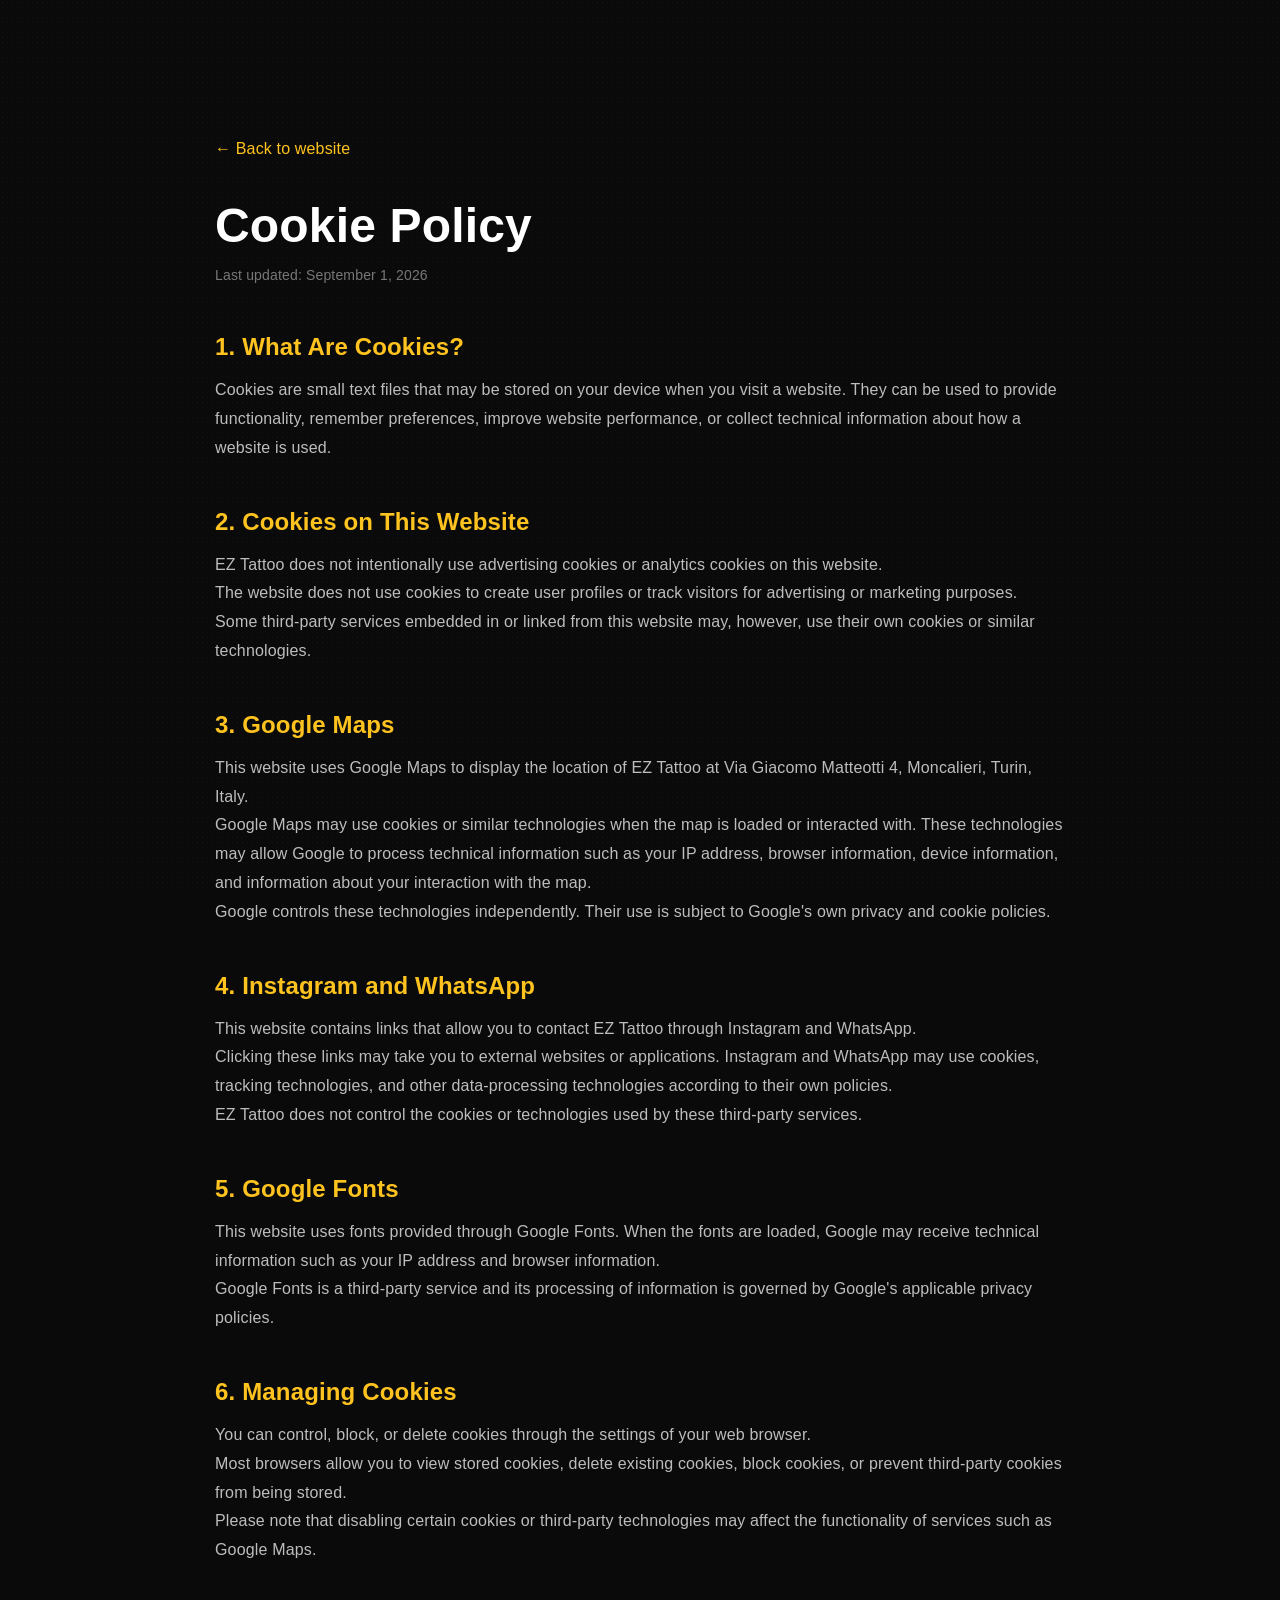
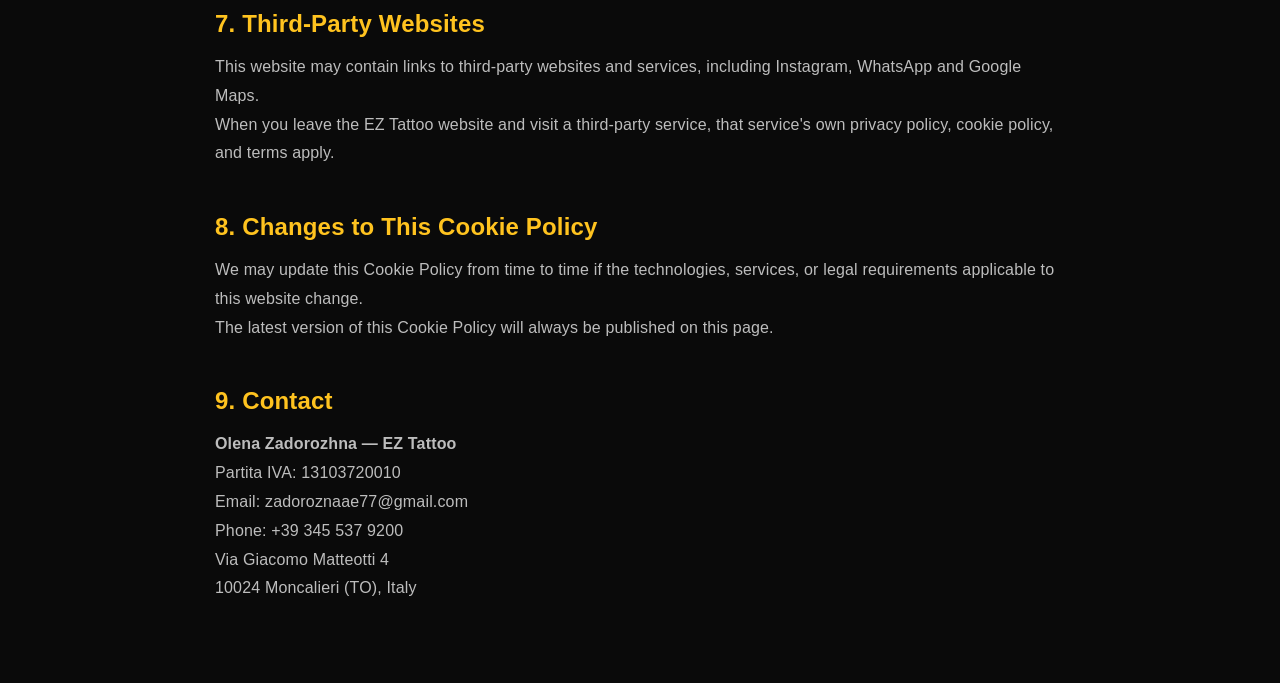
<file: cookies.html>
<!DOCTYPE html>

<html lang="en">
<head>
  <meta charset="UTF-8">
  <meta name="viewport" content="width=device-width, initial-scale=1.0">

  <title>Cookie Policy — EZ Tattoo</title>
  <meta
    name="description"
    content="Cookie Policy for EZ Tattoo by Olea Zadorozhna in Moncalieri, Turin, Italy."
  >

  <link rel="stylesheet" href="style.css">
</head>

<body>

  <main class="legal-page">
    <div class="legal-container">

  <a href="index.html" class="back-link">← Back to website</a>

  <h1>Cookie Policy</h1>

  <p class="legal-updated">
    Last updated: September 1, 2026
  </p>


  <h2>1. What Are Cookies?</h2>

  <p>
    Cookies are small text files that may be stored on your device when you
    visit a website. They can be used to provide functionality, remember
    preferences, improve website performance, or collect technical
    information about how a website is used.
  </p>


  <h2>2. Cookies on This Website</h2>

  <p>
    EZ Tattoo does not intentionally use advertising cookies or analytics
    cookies on this website.
  </p>

  <p>
    The website does not use cookies to create user profiles or track
    visitors for advertising or marketing purposes.
  </p>

  <p>
    Some third-party services embedded in or linked from this website may,
    however, use their own cookies or similar technologies.
  </p>


  <h2>3. Google Maps</h2>

  <p>
    This website uses Google Maps to display the location of EZ Tattoo at
    Via Giacomo Matteotti 4, Moncalieri, Turin, Italy.
  </p>

  <p>
    Google Maps may use cookies or similar technologies when the map is
    loaded or interacted with. These technologies may allow Google to
    process technical information such as your IP address, browser
    information, device information, and information about your interaction
    with the map.
  </p>

  <p>
    Google controls these technologies independently. Their use is subject
    to Google's own privacy and cookie policies.
  </p>


  <h2>4. Instagram and WhatsApp</h2>

  <p>
    This website contains links that allow you to contact EZ Tattoo through
    Instagram and WhatsApp.
  </p>

  <p>
    Clicking these links may take you to external websites or applications.
    Instagram and WhatsApp may use cookies, tracking technologies, and
    other data-processing technologies according to their own policies.
  </p>

  <p>
    EZ Tattoo does not control the cookies or technologies used by these
    third-party services.
  </p>


  <h2>5. Google Fonts</h2>

  <p>
    This website uses fonts provided through Google Fonts. When the fonts
    are loaded, Google may receive technical information such as your IP
    address and browser information.
  </p>

  <p>
    Google Fonts is a third-party service and its processing of information
    is governed by Google's applicable privacy policies.
  </p>


  <h2>6. Managing Cookies</h2>

  <p>
    You can control, block, or delete cookies through the settings of your
    web browser.
  </p>

  <p>
    Most browsers allow you to view stored cookies, delete existing
    cookies, block cookies, or prevent third-party cookies from being
    stored.
  </p>

  <p>
    Please note that disabling certain cookies or third-party technologies
    may affect the functionality of services such as Google Maps.
  </p>


  <h2>7. Third-Party Websites</h2>

  <p>
    This website may contain links to third-party websites and services,
    including Instagram, WhatsApp and Google Maps.
  </p>

  <p>
    When you leave the EZ Tattoo website and visit a third-party service,
    that service's own privacy policy, cookie policy, and terms apply.
  </p>


  <h2>8. Changes to This Cookie Policy</h2>

  <p>
    We may update this Cookie Policy from time to time if the technologies,
    services, or legal requirements applicable to this website change.
  </p>

  <p>
    The latest version of this Cookie Policy will always be published on
    this page.
  </p>


  <h2>9. Contact</h2>

  <p>
    <strong>Olena Zadorozhna — EZ Tattoo</strong><br>
    Partita IVA: 13103720010<br>
    Email: zadoroznaae77@gmail.com<br>
    Phone: +39 345 537 9200<br>
    Via Giacomo Matteotti 4<br>
    10024 Moncalieri (TO), Italy
  </p>

</div>

  </main>

</body>
</html>
</file>
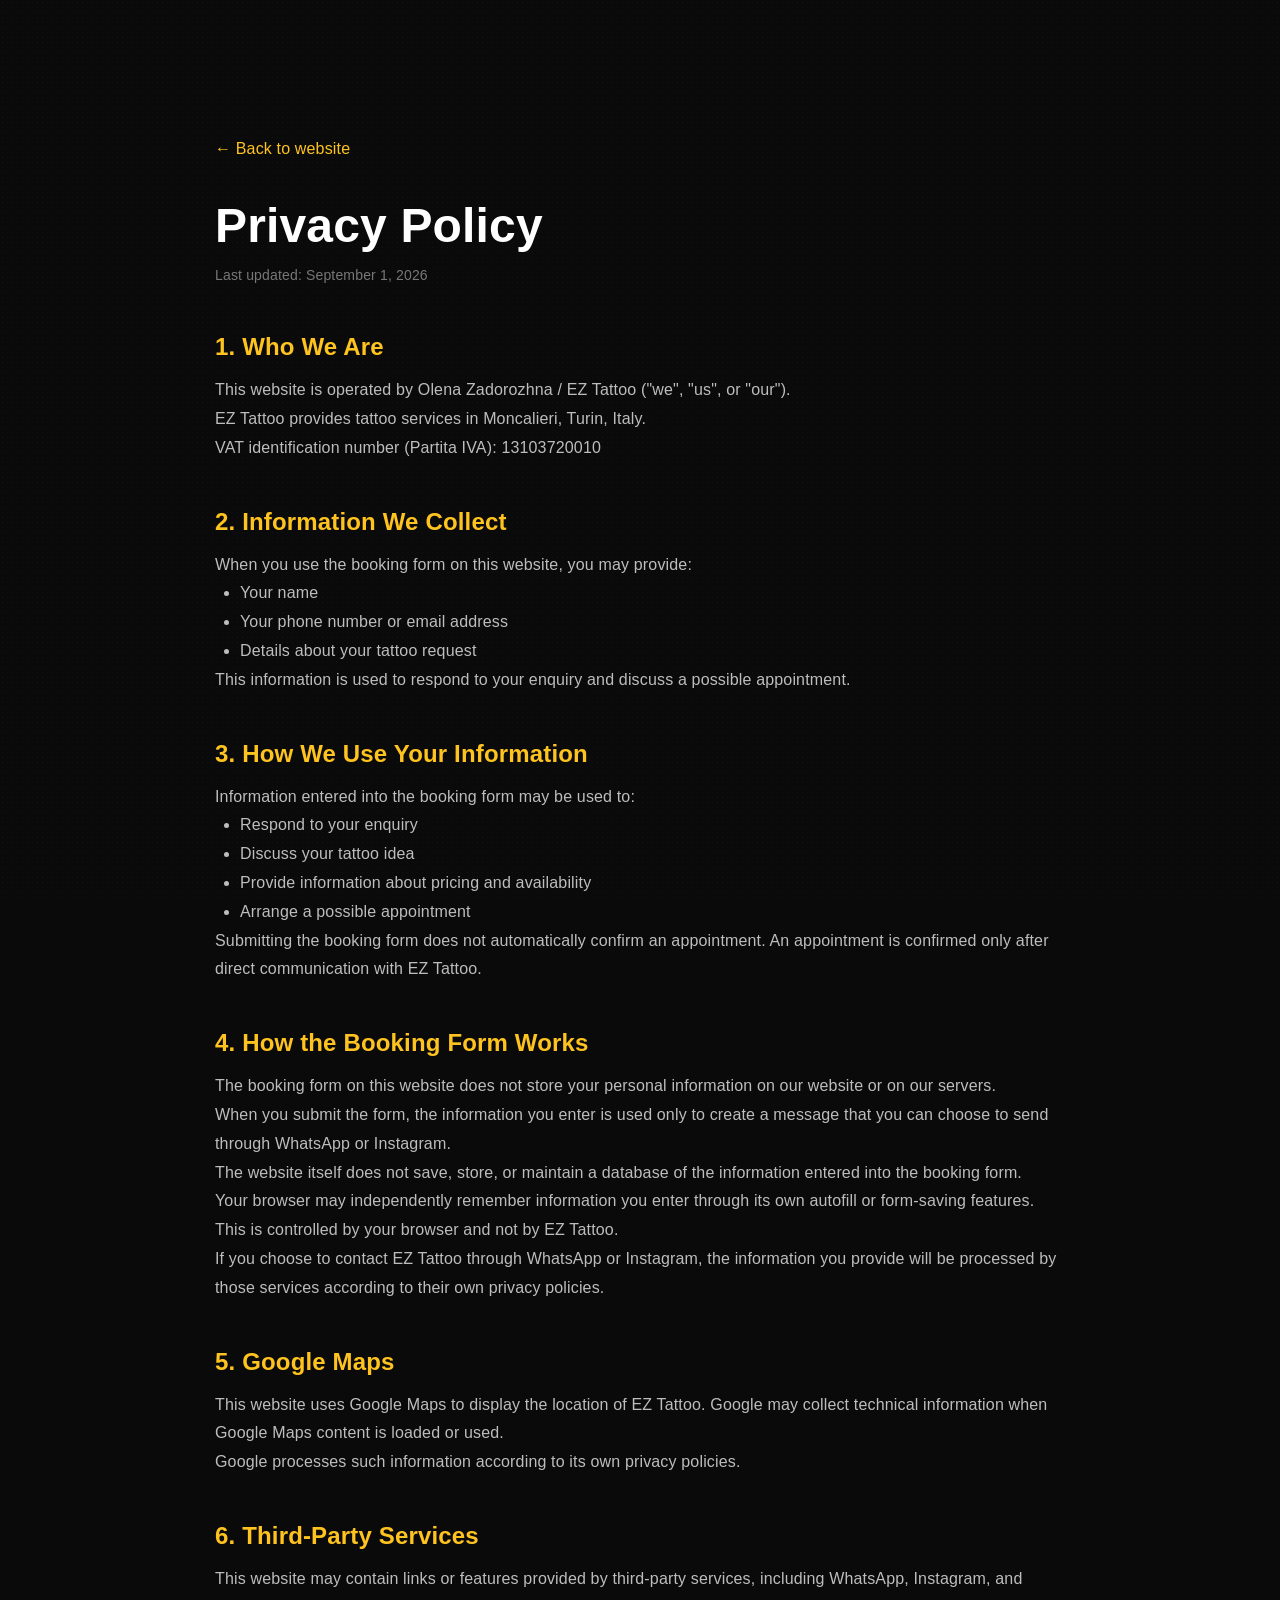
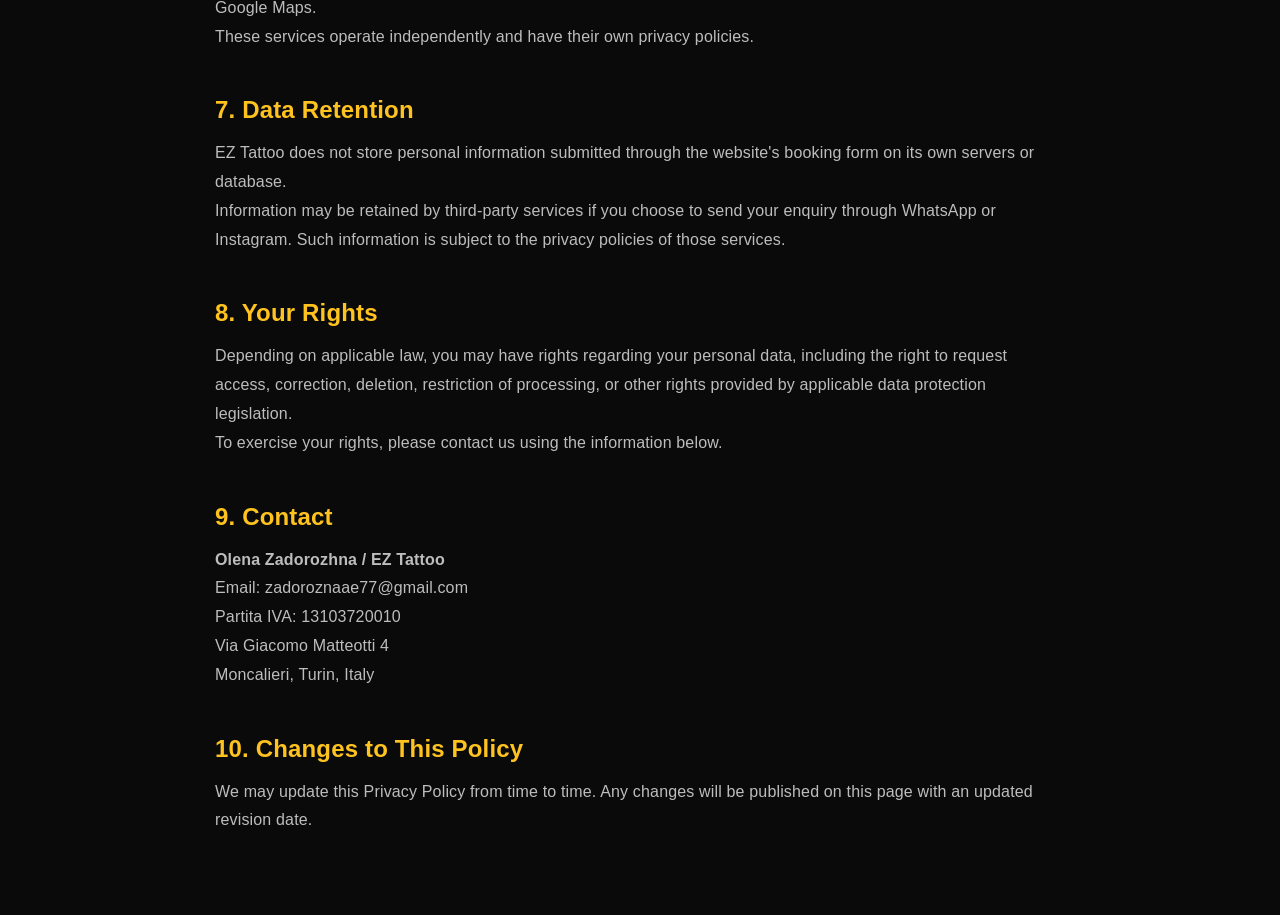
<file: privacy.html>
<!DOCTYPE html>

<html lang="en">
<head>
  <meta charset="UTF-8">
  <meta name="viewport" content="width=device-width, initial-scale=1.0">

  <title>Privacy Policy — EZ Tattoo</title>

  <link rel="stylesheet" href="style.css">
</head>

<body>

  <main class="legal-page">
    <div class="legal-container">

  <a href="index.html" class="back-link">← Back to website</a>

  <h1>Privacy Policy</h1>

  <p class="legal-updated">
    Last updated: September 1, 2026
  </p>

  <h2>1. Who We Are</h2>

  <p>
    This website is operated by Olena Zadorozhna / EZ Tattoo
    ("we", "us", or "our").
  </p>

  <p>
    EZ Tattoo provides tattoo services in Moncalieri, Turin, Italy.
  </p>

  <p>
    VAT identification number (Partita IVA): 13103720010
  </p>


  <h2>2. Information We Collect</h2>

  <p>
    When you use the booking form on this website, you may provide:
  </p>

  <ul>
    <li>Your name</li>
    <li>Your phone number or email address</li>
    <li>Details about your tattoo request</li>
  </ul>

  <p>
    This information is used to respond to your enquiry and discuss a possible appointment.
  </p>


  <h2>3. How We Use Your Information</h2>

  <p>
    Information entered into the booking form may be used to:
  </p>

  <ul>
    <li>Respond to your enquiry</li>
    <li>Discuss your tattoo idea</li>
    <li>Provide information about pricing and availability</li>
    <li>Arrange a possible appointment</li>
  </ul>

  <p>
    Submitting the booking form does not automatically confirm an appointment.
    An appointment is confirmed only after direct communication with EZ Tattoo.
  </p>


  <h2>4. How the Booking Form Works</h2>

  <p>
    The booking form on this website does not store your personal information
    on our website or on our servers.
  </p>

  <p>
    When you submit the form, the information you enter is used only to create
    a message that you can choose to send through WhatsApp or Instagram.
  </p>

  <p>
    The website itself does not save, store, or maintain a database of the
    information entered into the booking form.
  </p>

  <p>
    Your browser may independently remember information you enter through its
    own autofill or form-saving features. This is controlled by your browser
    and not by EZ Tattoo.
  </p>

  <p>
    If you choose to contact EZ Tattoo through WhatsApp or Instagram,
    the information you provide will be processed by those services according
    to their own privacy policies.
  </p>


  <h2>5. Google Maps</h2>

  <p>
    This website uses Google Maps to display the location of EZ Tattoo.
    Google may collect technical information when Google Maps content is loaded
    or used.
  </p>

  <p>
    Google processes such information according to its own privacy policies.
  </p>


  <h2>6. Third-Party Services</h2>

  <p>
    This website may contain links or features provided by third-party services,
    including WhatsApp, Instagram, and Google Maps.
  </p>

  <p>
    These services operate independently and have their own privacy policies.
  </p>


  <h2>7. Data Retention</h2>

  <p>
    EZ Tattoo does not store personal information submitted through the website's
    booking form on its own servers or database.
  </p>

  <p>
    Information may be retained by third-party services if you choose to send
    your enquiry through WhatsApp or Instagram. Such information is subject to
    the privacy policies of those services.
  </p>


  <h2>8. Your Rights</h2>

  <p>
    Depending on applicable law, you may have rights regarding your personal data,
    including the right to request access, correction, deletion, restriction of
    processing, or other rights provided by applicable data protection legislation.
  </p>

  <p>
    To exercise your rights, please contact us using the information below.
  </p>


  <h2>9. Contact</h2>

  <p>
    <strong>Olena Zadorozhna / EZ Tattoo</strong><br>
    Email: zadoroznaae77@gmail.com<br>
    Partita IVA: 13103720010<br>
    Via Giacomo Matteotti 4<br>
    Moncalieri, Turin, Italy
  </p>


  <h2>10. Changes to This Policy</h2>

  <p>
    We may update this Privacy Policy from time to time.
    Any changes will be published on this page with an updated revision date.
  </p>

    </div>

  </main>

</body>
</html>
</file>
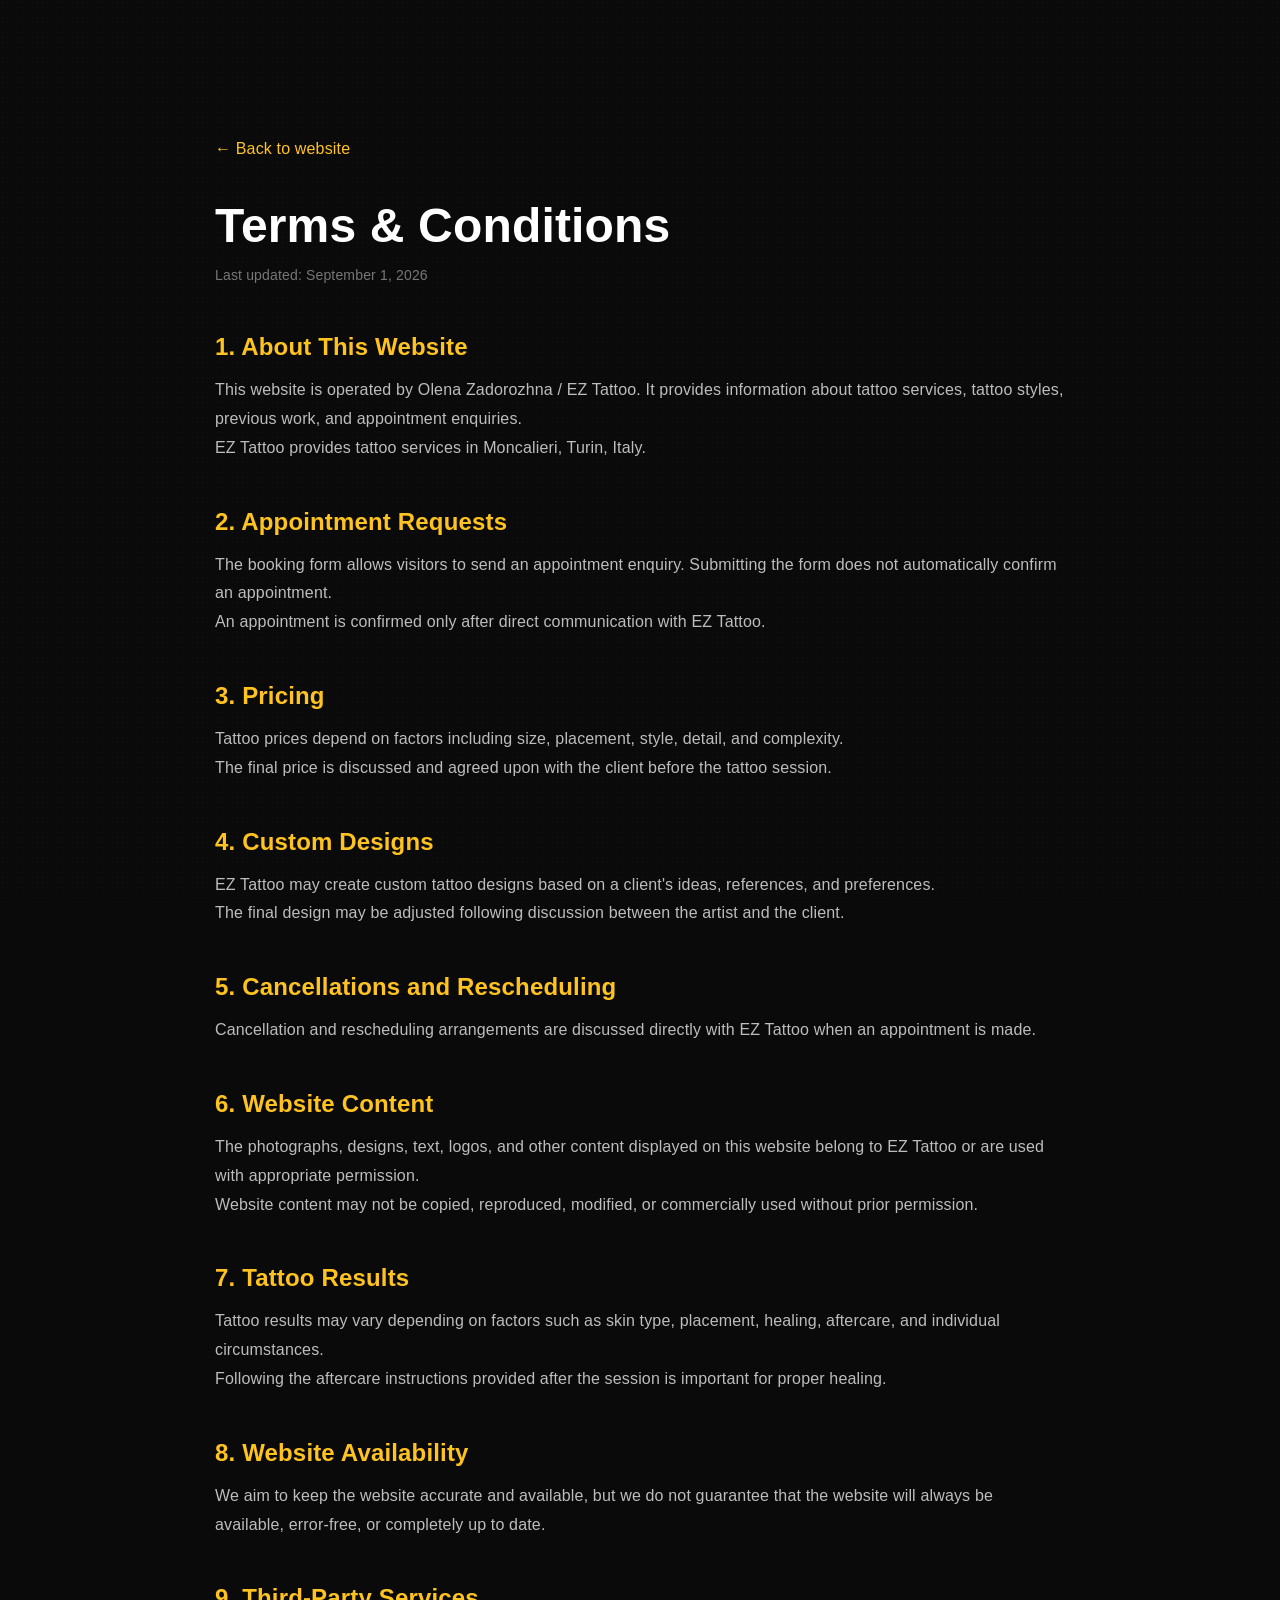
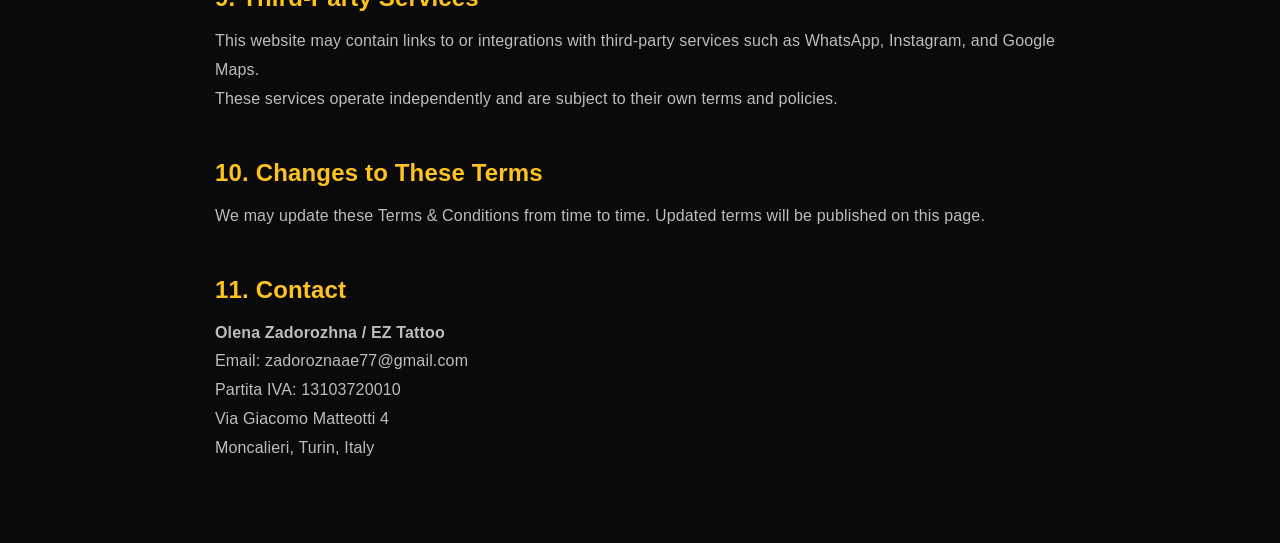
<file: terms.html>
<!DOCTYPE html>

<html lang="en">
<head>
  <meta charset="UTF-8">
  <meta name="viewport" content="width=device-width, initial-scale=1.0">

  <title>Terms & Conditions — EZ Tattoo</title>

  <link rel="stylesheet" href="style.css">
</head>

<body>

  <main class="legal-page">
    <div class="legal-container">

  <a href="index.html" class="back-link">← Back to website</a>

  <h1>Terms & Conditions</h1>

  <p class="legal-updated">
    Last updated: September 1, 2026
  </p>


  <h2>1. About This Website</h2>

  <p>
    This website is operated by Olena Zadorozhna / EZ Tattoo.
    It provides information about tattoo services, tattoo styles, previous
    work, and appointment enquiries.
  </p>

  <p>
    EZ Tattoo provides tattoo services in Moncalieri, Turin, Italy.
  </p>


  <h2>2. Appointment Requests</h2>

  <p>
    The booking form allows visitors to send an appointment enquiry.
    Submitting the form does not automatically confirm an appointment.
  </p>

  <p>
    An appointment is confirmed only after direct communication with EZ Tattoo.
  </p>


  <h2>3. Pricing</h2>

  <p>
    Tattoo prices depend on factors including size, placement, style, detail,
    and complexity.
  </p>

  <p>
    The final price is discussed and agreed upon with the client before
    the tattoo session.
  </p>


  <h2>4. Custom Designs</h2>

  <p>
    EZ Tattoo may create custom tattoo designs based on a client's ideas,
    references, and preferences.
  </p>

  <p>
    The final design may be adjusted following discussion between the artist
    and the client.
  </p>


  <h2>5. Cancellations and Rescheduling</h2>

  <p>
    Cancellation and rescheduling arrangements are discussed directly with
    EZ Tattoo when an appointment is made.
  </p>


  <h2>6. Website Content</h2>

  <p>
    The photographs, designs, text, logos, and other content displayed on
    this website belong to EZ Tattoo or are used with appropriate permission.
  </p>

  <p>
    Website content may not be copied, reproduced, modified, or commercially
    used without prior permission.
  </p>


  <h2>7. Tattoo Results</h2>

  <p>
    Tattoo results may vary depending on factors such as skin type, placement,
    healing, aftercare, and individual circumstances.
  </p>

  <p>
    Following the aftercare instructions provided after the session is
    important for proper healing.
  </p>


  <h2>8. Website Availability</h2>

  <p>
    We aim to keep the website accurate and available, but we do not guarantee
    that the website will always be available, error-free, or completely
    up to date.
  </p>


  <h2>9. Third-Party Services</h2>

  <p>
    This website may contain links to or integrations with third-party services
    such as WhatsApp, Instagram, and Google Maps.
  </p>

  <p>
    These services operate independently and are subject to their own terms
    and policies.
  </p>


  <h2>10. Changes to These Terms</h2>

  <p>
    We may update these Terms & Conditions from time to time.
    Updated terms will be published on this page.
  </p>


  <h2>11. Contact</h2>

  <p>
    <strong>Olena Zadorozhna / EZ Tattoo</strong><br>
    Email: zadoroznaae77@gmail.com<br>
    Partita IVA: 13103720010<br>
    Via Giacomo Matteotti 4<br>
    Moncalieri, Turin, Italy
  </p>

</div>

  </main>

</body>
</html>
</file>
<file: style.css>
/* ===========================================================
   EZ Tattoo — Olena Zadorozhna
   Все цвета и шрифты настраиваются здесь
   =========================================================== */

:root {
  --bg: #0d0d0d;
  --bg-soft: #141414;
  --line: rgba(212, 175, 90, 0.25);
  --gold: #d8b26a;
  --gold-soft: #e8d3a0;
  --text: #efe9df;
  --muted: #a9a297;
  --serif: "Inria Serif", Georgia, serif;
  --sans: "Poppins", "Helvetica Neue", Arial, sans-serif;
  --ease: cubic-bezier(0.22, 1, 0.36, 1);
}

* {
  margin: 0;
  padding: 0;
  box-sizing: border-box;
}

html {
  scroll-behavior: auto; /* плавный скролл делаем в JS */
}

body {
  background: var(--bg);
  color: var(--text);
  font-family: var(--sans);
  font-weight: 400;
  font-size: 16px;
  letter-spacing: 0.01em;
  overflow-x: hidden;
  -webkit-font-smoothing: antialiased;
  -moz-osx-font-smoothing: grayscale;
  text-rendering: optimizeLegibility;
}

img {
  display: block;
  max-width: 100%;
}

a {
  color: inherit;
  text-decoration: none;
}

::selection {
  background: #ffc31f;
  color: #000;
}

/* Возврат к исходным отступам секций */
.section {
  padding: 100px 0;
  margin: 0 auto;
  width: 70%;
}

.section-title {
  font-family: var(--serif);
  font-size: clamp(38px, 5.5vw, 60px);
  font-weight: 500;
  text-align: center;
  color: #ffc31f;
  letter-spacing: 0.04em;
  margin-bottom: 48px;
}

.gold-line {
  width: 70px;
  height: 1px;
  background: linear-gradient(90deg, transparent, #ffc31f, transparent);
  margin: 18px auto 0;
}

/* ---------- Плейсхолдер под фото ---------- */
.ph {
  position: relative;
  background:
    repeating-linear-gradient(
      45deg,
      rgba(255, 255, 255, 0.03) 0 12px,
      rgba(255, 255, 255, 0.06) 12px 24px
    ),
    #1a1a1a;
  border: 1px solid var(--line);
  overflow: hidden;
}

.ph::after {
  content: attr(data-label);
  position: absolute;
  inset: 0;
  display: flex;
  align-items: center;
  justify-content: center;
  font-size: 12px;
  letter-spacing: 0.22em;
  text-transform: uppercase;
  color: rgba(216, 178, 106, 0.7);
  text-align: center;
  padding: 12px;
}

.ph img {
  position: relative;
  z-index: 2;
  width: 100%;
  height: 100%;
  object-fit: cover;
}

/* ===========================================================
   HEADER + БУРГЕР
   =========================================================== */
.header {
  position: fixed;
  inset: 0 0 auto 0;
  z-index: 100;
  display: flex;
  align-items: center;
  gap: 18px;
  padding: 18px 26px;
  background: linear-gradient(180deg, rgba(0, 0, 0, 0.75), transparent);
transition: background 0.4s var(--ease);
}

.header.solid {
  background: rgba(10, 10, 10, 0.92);
  border-bottom: 1px solid var(--line);
  backdrop-filter: blur(10px);
}

.burger {
  width: 42px;
  height: 42px;
  border: 1px solid var(--line);
  border-radius: 8px;
  background: rgba(0, 0, 0, 0.3);
  display: grid;
  place-content: center;
  gap: 5px;
  cursor: pointer;
  transition:
    transform 0.5s var(--ease),
    border-color 0.4s,
    background 0.4s;
}

.burger:hover {
  border-color: var(--gold);
}

.burger span {
  display: block;
  width: 20px;
  height: 1.5px;
  background: #ffc31f;
  transition: transform 0.5s var(--ease), opacity 0.3s ease;
}

/* открытое состояние: квадрат поворачивается, полоски в крестик */
.burger.open {
  transform: rotate(90deg);
  background: rgba(216, 178, 106, 0.1);
  border-color: #ffc31f;
}

.burger.open span:nth-child(1) {
  transform: translateY(6.5px) rotate(45deg);
}
.burger.open span:nth-child(2) {
  opacity: 0;
}
.burger.open span:nth-child(3) {
  transform: translateY(-6.5px) rotate(-45deg);
}

/* меню — выезжает и слова появляются по очереди */
.nav {
  display: flex;
  align-items: center;
  gap: 30px;
  overflow: hidden;
  max-width: 0;
  opacity: 0;
  transition: max-width 0.9s var(--ease), opacity 0.5s ease;
}

.nav.open {
  max-width: 760px;
  opacity: 1;
}

.nav a {
  font-size: 14px;
  font-weight: 500;
  letter-spacing: 0.12em;
  text-transform: uppercase;
  white-space: nowrap;
  color: var(--text);
  opacity: 0;
  transform: translateX(-22px);
  transition:
    opacity 0.6s var(--ease),
    transform 0.6s var(--ease),
    color 0.3s;
  position: relative;
  padding-bottom: 3px;
}

.nav.open a {
  opacity: 1;
  transform: none;
}

/* по-немногу, по очереди */
.nav.open a:nth-child(1) { transition-delay: 0.15s; }
.nav.open a:nth-child(2) { transition-delay: 0.3s; }
.nav.open a:nth-child(3) { transition-delay: 0.45s; }
.nav.open a:nth-child(4) { transition-delay: 0.6s; }
.nav.open a:nth-child(5) { transition-delay: 0.75s; }
.nav.open a:nth-child(6) { transition-delay: 0.90s; }

.nav a::after {
  content: "";
  position: absolute;
  left: 0;
  bottom: 0;
  width: 100%;
  height: 1px;
  background: #ffc31f;
  transform: scaleX(0);
  transform-origin: right;
  transition: transform 0.4s var(--ease);
}

.nav a:hover {
  color: #ffc31f;
}

.nav a:hover::after {
  transform: scaleX(1);
  transform-origin: left;
}

/* ===========================================================
   HERO
   =========================================================== */
.hero {
  position: relative;
  height: 100vh;
  min-height: 620px;
  display: grid;
  place-items: center;
  text-align: center;
  overflow: hidden;
}

.hero-bg {
  position: absolute;
  inset: 0;
  filter: grayscale(1) contrast(1.05);
}

.hero-bg::before {
  content: "";
  position: absolute;
  inset: 0;
  z-index: 3;
  background: radial-gradient(ellipse at center, rgba(0, 0, 0, 0.5), rgba(0, 0, 0, 1));
}

.hero-inner {
  position: relative;
  z-index: 4;
  display: grid;
  justify-items: center;
  gap: 18px;
  padding: 0 20px;
}

.hero-logo {
  width: 220px;
  height: 270px;
  border-radius: 50%;
  border: none;
  background: transparent;
  box-shadow: none;
  transform: translateY(50px);      /* Гарантированно опускает логотип на 40px ниже */
}

.hero-logo::after {
  display: none;                    /* убираем текст "ЛОГО" */
}

.hero h1 {
  font-family: var(--serif);
  font-size: clamp(24px, 5.5vw, 50px);
  font-weight: 400;
  color:#ffc31f;
  letter-spacing: 0.06em;
}

.hero-by {
  font-family: var(--serif);
  font-style: italic;
  font-size: 18px;
  font-weight: 400;
  color: #ffc31f;
  line-height: 1;
  margin: -12px 0 -4px;
  transform: translateY(-3px);
}

.hero h2 {
  font-family: var(--serif);
 font-style: italic; 
  font-weight: 500;
  font-size: clamp(16px, 2vw, 25px); /* Уменьшили размер шрифта */
  color: #ffc31f;
  -webkit-font-smoothing: antialiased;
  -moz-osx-font-smoothing: grayscale;
  text-rendering: optimizeLegibility;
  transform: none;
}

.scroll-hint {
  margin-top: 120px;            /* Увеличенный отступ опустит блок вниз */
  font-size: 30px;
  letter-spacing: 0.2em;
  color: #ffffff;
  display: grid;
  gap: 8px;
  justify-items: center;
  cursor: pointer;
  transform: translateY(100px);  /* Дополнительный сдвиг вниз */
}

.scroll-hint .arrow {
  animation: bob 1.8s infinite ease-in-out;
  font-size: 30px;
  color: #ffc31f;
}

@keyframes bob {
  0%, 100% { transform: translateY(0); opacity: 0.6; }
  50% { transform: translateY(10px); opacity: 1; }
}

/* ===========================================================
   ABOUT
   =========================================================== */
.about-grid {
  display: grid;
  grid-template-columns: 1fr 1fr;
  gap: 60px;
  align-items: center;
}

.about-photos {
  position: relative;
  height: 480px;
}

.about-photos .ph {
  position: absolute;
  border-radius: 14px;
  filter: grayscale(1);
  transition: transform 0.6s var(--ease), filter 0.6s;
}

.about-photos .ph:hover {
  filter: grayscale(0);
  transform: scale(1.03);
  z-index: 5;
}

.ph-main { inset: 0 60px 70px 0; }
.ph-s1 { width: 150px; height: 175px; left: 0; bottom: 0; }
.ph-s2 { width: 165px; height: 145px; left: 140px; bottom: 30px; }

.about-text h2 {
  font-family: var(--serif);
  font-size: clamp(34px, 4.5vw, 52px);
  font-weight: 500;
  color: #ffc31f;
  margin-bottom: 26px;
}

.about-text p {
  color: var(--muted);
  line-height: 1.85;
  font-size: 15px;
  margin-bottom: 18px;
}

.about-text strong {
  color: var(--text);
  font-weight: 500;
}

.stats {
  display: flex;
  gap: 40px;
  margin-top: 34px;
  flex-wrap: wrap;
}

.stat b {
  display: block;
  font-family: var(--serif);
  font-size: 40px;
  color: #ffc31f;
  font-weight: 500;
}

.stat span {
  font-size: 12px;
  font-weight: 500;
  letter-spacing: 0.18em;
  text-transform: uppercase;
  color: var(--muted);
}

/* ===========================================================
   WORKS — карусель по кругу
   =========================================================== */
.carousel {
  position: relative;
  height: 400px;
  perspective: 1600px;
  margin-bottom: 30px;
}

.carousel-stage {
  position: absolute;
  inset: 0;
  transform-style: preserve-3d;
}

.slide {
  position: absolute;
  top: 50%;
  left: 50%;
  width: 280px;
  height: 380px;
  margin: -190px 0 0 -140px;
  border-radius: 12px;
  transition: transform 0.85s var(--ease), opacity 0.85s var(--ease), filter 0.85s var(--ease);
  cursor: pointer;
  box-shadow: 0 25px 60px rgba(0, 0, 0, 0.6);
}

.carousel-btn {
  position: absolute;
  bottom: -26px;
  width: 54px;
  height: 54px;
  border-radius: 50%;
  border: 1px solid var(--line);
  background: rgba(0, 0, 0, 0.4);
  color: #ffc31f;
  font-size: 22px;
  cursor: pointer;
  z-index: 20;
  transition: all 0.35s var(--ease);
}

.carousel-btn:hover {
  border-color: var(--gold);
  background: rgba(216, 178, 106, 0.12);
  transform: scale(1.08);
}

.prev { left: 26%; }
.next { right: 26%; }

.view-all {
  display: block;
  margin: 60px auto 0;
  background: none;
  border: none;
  font-family: var(--serif);
  font-size: 28px;
  font-weight: 500;
  color: #ffc31f;
  cursor: pointer;
  letter-spacing: 0.05em;
  transition: letter-spacing 0.4s var(--ease), color 0.3s;
}

.view-all:hover {
  letter-spacing: 0.14em;
  color: #ffc31f;
}

/* ===========================================================
   LOCATION
   =========================================================== */
.location-info {
  text-align: center;
  color: var(--muted);
  line-height: 1.9;
  font-size: 18px;
  margin-bottom: 34px;
}

.map-box {
  border: 1px solid var(--line);
  border-radius: 12px;
  overflow: hidden;
  height: 420px;
  box-shadow: 0 30px 70px rgba(0, 0, 0, 0.55);
}

.map-box iframe {
  width: 100%;
  height: 100%;
  border: 0;
  filter: grayscale(0.25) contrast(1.05);
}

.map-link {
  display: block;
  text-align: center;
  margin-top: 34px;
  font-family: var(--serif);
  font-size: 24px;
  font-weight: 500;
  color: #ffc31f;
}

.map-link:hover { color: #ffc31f; }

/* ===========================================================
   BOOKING
   =========================================================== */
.booking-grid {
  display: grid;
  grid-template-columns: 1.1fr 1fr;
  gap: 40px;
}

.booking-preview {
  border-radius: 12px;
  overflow: hidden;
  min-height: 470px;
  position: relative;
}

.style-switch {
  display: flex;
  align-items: center;
  justify-content: space-between;
  margin-top: 16px;
  border: 1px solid var(--line);
  border-radius: 10px;
  padding: 12px 18px;
  background: var(--bg-soft);
}

.style-switch span {
  font-family: var(--serif);
  font-size: 24px;
  font-weight: 500;
  color: #ffc31f;
}

.style-switch button {
  background: none;
  border: none;
  color: #ffc31f;
  font-size: 20px;
  cursor: pointer;
  padding: 4px 10px;
}

.form-card {
  border: 1px solid var(--line);
  border-radius: 12px;
  background: var(--bg-soft);
  padding: 34px 30px;
}

.form-card h3 {
  font-family: var(--serif);
  font-weight: 500;
  font-size: 32px;
  color: #ffc31f;
  margin-bottom: 24px;
  text-align: center;
}

.form-card input,
.form-card textarea {
  width: 100%;
  background: #0f0f0f;
  border: 1px solid var(--line);
  border-radius: 8px;
  padding: 14px 16px;
  color: var(--text);
  font-family: var(--sans);
  font-size: 15px;
  font-weight: 400;
  margin-bottom: 14px;
  transition: border-color 0.3s, box-shadow 0.3s;
}

.form-card textarea {
  min-height: 130px;
  resize: vertical;
}

.form-card input:focus,
.form-card textarea:focus {
  outline: none;
  border-color: #ffc31f;
  box-shadow: 0 0 0 3px rgba(216, 178, 106, 0.1);
}

.form-card input::placeholder,
.form-card textarea::placeholder {
  color: #6d675e;
}

.btn-gold {
  width: 100%;
  padding: 14px;
  border-radius: 8px;
  border: 1px solid #ffc31f;
  background: linear-gradient(135deg, rgba(216, 178, 106, 0.18), rgba(216, 178, 106, 0.05));
  color: #ffc31f;
  letter-spacing: 0.18em;
  text-transform: uppercase;
  font-size: 13px;
  font-weight: 500;
  cursor: pointer;
  transition: all 0.35s var(--ease);
}

.btn-gold:hover {
  background: #ffc31f;
  color: #101010;
}

.field-error {
  border-color: #b4534e !important;
}

/* ===========================================================
    МОДАЛКИ
    =========================================================== */
.modal {
  position: fixed;
  inset: 0;
  z-index: 200;
  display: none;
  align-items: center;
  justify-content: center;
  padding: 24px;
  background: rgba(0, 0, 0, 0.82);
  backdrop-filter: blur(6px);
  opacity: 0;
  transition: opacity 0.4s ease;
}

.modal.show {
  display: flex;
  opacity: 1;
}

.modal-card {
  width: 100%;
  max-width: 520px;
  background: var(--bg-soft);
  border: 1px solid var(--line);
  border-radius: 16px;
  padding: 36px 30px;
  text-align: center;
  transform: translateY(24px) scale(0.97);
  transition: transform 0.5s var(--ease);
  max-height: 88vh;
  overflow-y: auto;
}

.modal.show .modal-card {
  transform: none;
}

.modal-card.wide {
  max-width: 1080px;
  text-align: left;
}

.modal-card h3 {
  font-family: var(--serif);
  font-size: 30px;
  color: #ffc31f;
  font-weight: 500;
  margin-bottom: 10px;
}

.modal-card p.sub {
  color: var(--muted);
  font-size: 15px;
  margin-bottom: 26px;
  line-height: 1.7;
}

.choice-row {
  display: grid;
  grid-template-columns: 1fr 1fr;
  gap: 14px;
}

.choice {
  border: 1px solid var(--line);
  border-radius: 12px;
  padding: 22px 12px;
  background: #101010;
  color: var(--text);
  cursor: pointer;
  display: grid;
  gap: 8px;
  justify-items: center;
  font-size: 13px;
  font-weight: 500;
  letter-spacing: 0.12em;
  text-transform: uppercase;
  transition: all 0.35s var(--ease);
}

.choice:hover {
  border-color: #ffc31f;
  transform: translateY(-3px);
  background: rgba(216, 178, 106, 0.08);
}

.choice .ico {
  font-size: 26px;
}

.status {
  margin-top: 22px;
  font-size: 14px;
  line-height: 1.7;
  color: #ffc31f;
  display: none;
}

.status.show {
  display: block;
  animation: fadeUp 0.5s var(--ease);
}

.status a {
  color: #ffc31f;
  text-decoration: underline;
}

@keyframes fadeUp {
  from { opacity: 0; transform: translateY(10px); }
  to { opacity: 1; transform: none; }
}

.modal-close {
  margin-top: 24px;
  background: none;
  border: 1px solid var(--line);
  border-radius: 8px;
  color: var(--muted);
  padding: 10px 22px;
  cursor: pointer;
  font-size: 12px;
  letter-spacing: 0.16em;
  text-transform: uppercase;
}

.modal-close:hover { border-color: #ffc31f; color: #ffc31f; }

.gallery-grid {
  display: grid;
  grid-template-columns: repeat(auto-fill, minmax(210px, 1fr));
  gap: 16px;
  margin-top: 22px;
}

.gallery-grid .ph {
  height: 280px;
  border-radius: 10px;
  filter: grayscale(0);
  transition: filter 0.5s, transform 0.5s var(--ease);
}

.gallery-grid .ph:hover {
  filter: none;
  transform: scale(1.03);
}

/* ===========================================================
   FOOTER
   =========================================================== */
.footer {
  border-top: 1px solid var(--line);
  padding: 46px 24px 60px;
}

.footer-inner {
  max-width: 900px;
  margin: 0 auto;
  display: grid;
  grid-template-columns: repeat(3, 1fr);
  gap: 26px;
  font-size: 14px;
  color: #ffffff;
  line-height: 1.9;
}

.footer b {
  color: #ffffff;
  font-weight: 400;
}

.footer a {
  text-decoration: underline;
  text-underline-offset: 3px;
}

.footer a:hover {
  color: #ffc31f;
}

/* ---------- Появление секций при скролле ---------- */
.reveal {
  opacity: 0;
  transform: translateY(40px);
  transition: opacity 1s var(--ease), transform 1s var(--ease);
}

.reveal.in {
  opacity: 1;
  transform: none;
}

/* ---------- Адаптив ---------- */
@media (max-width: 900px) {

  .about-grid,
  .booking-grid,
  .footer-inner {
    grid-template-columns: 1fr;
  }

  .about-photos {
    height: 400px;
  }

  .prev {
    left: 6%;
  }

  .next {
    right: 6%;
  }

}

.hero-bg img {
  object-fit: cover;
  object-position: center 80%;
  transform: scale(1);          /* чем меньше число — тем мельче фото */
  transform-origin: center top;
}
.section {
  position: relative;
}

/* Линия снизу для каждой секции, кроме последней */
.section:not(#booking)::after {
  content: "";
  position: absolute;
  bottom: 0;
  left: 50%;
  transform: translateX(-50%);
  width: 80%;                           /* Ширина линии (80% от ширины контента) */
  max-width: 900px;                     /* Максимальная ширина */
  height: 1px;                          /* Толщина линии */
  background: linear-gradient(
    90deg, 
    transparent 0%, 
    rgba(212, 175, 90, 0.4) 50%, 
    transparent 100%
  );                                    /* Мягкий градиент с затуханием по краям */
  pointer-events: none;
}
/* ---------- 1. Плавная и глубже анимация появления секций ---------- */
.reveal {
  opacity: 0;
  transform: translateY(50px) scale(0.97); /* Секции слегка проявляются и увеличиваются */
  transition: opacity 0.9s var(--ease), transform 0.9s var(--ease);
}

.reveal.in {
  opacity: 1;
  transform: translateY(0) scale(1);
}

/* ---------- 2. Анимация кнопок "View all" и "View on map" ---------- */
.view-all, .map-link {
  display: inline-block;
  transition: transform 0.3s var(--ease), color 0.3s ease;
}

.view-all:hover, .map-link:hover {
  transform: translateY(-3px) scale(1.04); /* Легкое всплытие при наведении */
  color: var(--gold-soft);
}

/* ---------- 3. Эффект свечения для фото при наведении ---------- */
.ph img {
  transition: transform 0.6s var(--ease), filter 0.6s var(--ease);
}

.ph:hover img {
  transform: scale(1.05); /* Легкое приближение картинок */
}

/* ---------- 4. Анимация формы и карточки локации ---------- */
.form-card, .map-box {
  transition: transform 0.4s var(--ease), box-shadow 0.4s var(--ease);
}

.form-card:hover, .map-box:hover {
  transform: translateY(-4px);
  box-shadow: 0 15px 35px rgba(216, 178, 106, 0.08); /* Мягкое золотистое свечение */
}
/* ---------- Эффект «высовывания» секций при скролле ---------- */
.reveal {
  opacity: 0;
  transform: translateY(80px) scale(0.96); /* Секция задвинута вниз и чуть уменьшена */
  transition: opacity 0.8s cubic-bezier(0.16, 1, 0.3, 1), 
              transform 0.8s cubic-bezier(0.16, 1, 0.3, 1);
  will-change: opacity, transform;
}

/* Когда скрипт видит прокрутку и добавляет класс .in */
.reveal.in {
  opacity: 1;
  transform: translateY(0) scale(1);       /* Секция плавно выезжает на место */
}
/* ---------- Блок FAQ ---------- */
.faq-list {
  max-width: 700px;
  margin: 0 auto;
  display: flex;
  flex-direction: column;
  gap: 14px;
}

.faq-item {
  background: rgba(255, 255, 255, 0.03);
  border: 1px solid rgba(212, 175, 90, 0.25);
  border-radius: 8px;
  padding: 16px 20px;
  cursor: pointer;
  transition: border-color 0.3s ease, background 0.3s ease;
}

.faq-item:hover,
.faq-item[open] {
  border-color: #d4af5a;
  background: rgba(212, 175, 90, 0.05);
}

.faq-item summary {
  font-weight: 500;
  font-size: 18px;
  color: #ffffff;
  outline: none;
  list-style: none;
  display: flex;
  justify-content: space-between;
  align-items: center;
}

.faq-item summary::after {
  content: "+";
  font-size: 22px;
  color: #d4af5a;
  transition: transform 0.3s ease;
}

.faq-item[open] summary::after {
  content: "−";
}

/* Плавное, медленное «высовывание» текста при открытии FAQ */
.faq-item p {
  margin-top: 12px;
  color: #cccccc;
  line-height: 1.6;
  font-size: 15px;
  overflow: hidden;
}

/* При открытии плашки — медленная анимация на 0.8 секунды */
.faq-item[open] p {
  animation: faqSlideDown 2s cubic-bezier(0.16, 1, 0.3, 1) forwards;
}

/* Ключевые кадры: плавный выезд с расстояния 20px */
@keyframes faqSlideDown {
  0% {
    opacity: 0;
    transform: translateY(-20px);
    max-height: 0;
  }
  50% {
    opacity: 0.5;
  }
  100% {
    opacity: 1;
    transform: translateY(0);
    max-height: 300px;
  }
}
/* Цвет стрелочки под Scroll */
.scroll-hint .arrow {
  color: #ffffff; /* Укажите ваш цвет (сейчас стоит золотой) */
}
/* ===========================================================
   PREMIUM BACKGROUND — EZ
   Не затрагивает HERO
   =========================================================== */

body {
  background:
    radial-gradient(
      circle at 10% 25%,
      rgba(255, 195, 31, 0.035),
      transparent 30%
    ),
    radial-gradient(
      circle at 90% 65%,
      rgba(255, 195, 31, 0.025),
      transparent 32%
    ),
    #0d0d0d;
}

/* Очень лёгкое зерно */
body::before {
  content: "";
  position: fixed;
  inset: 0;
  z-index: 999;
  pointer-events: none;

  opacity: 0.035;

  background-image:
    radial-gradient(circle, #ffffff 0.7px, transparent 0.8px);

  background-size: 5px 5px;
}

/* Контейнеры секций */
.section {
  position: relative;
  overflow: hidden;
}

/* Декоративный EZ на фоне */

.section::before {
  content: "EZ";
  position: absolute;
  z-index: -1;
  font-family: var(--serif);
  font-weight: 700;
  font-size: clamp(180px, 18vw, 280px);
  line-height: 1;
  letter-spacing: -0.08em;
  color: rgba(255, 195, 31, 0.085);
  pointer-events: none;
  user-select: none;
  white-space: nowrap;
}

/* Положение EZ */

#about::before {
  right: 3%;
  top: 20%;
  transform: rotate(-6deg);
}

#works::before {
  left: 3%;
  top: 25%;
  transform: rotate(6deg);
}

#location::before {
  right: 4%;
  top: 25%;
  transform: rotate(-5deg);
}

#booking::before {
  left: 3%;
  top: 20%;
  transform: rotate(5deg);
}

#faq::before {
  right: 3%;
  top: 25%;
  transform: rotate(-6deg);
}

/* Телефон */
@media (max-width: 900px) {
  .section::before {
    font-size: 150px;
    color: rgba(255, 195, 31, 0.55);
  }
}
/* ================= LEGAL PAGES ================= */

.legal-page {
  min-height: 100vh;
  padding: 140px 20px 80px;
  background: #0a0a0a;
  color: #fff;
}

.legal-container {
  max-width: 850px;
  margin: 0 auto;
}

.legal-container h1 {
  font-size: 48px;
  margin-bottom: 10px;
}

.legal-container h2 {
  margin-top: 45px;
  margin-bottom: 15px;
  color: #ffc31f;
  font-size: 24px;
}

.legal-container p,
.legal-container li {
  color: #bdbdbd;
  font-size: 16px;
  line-height: 1.8;
}

.legal-container ul {
  padding-left: 25px;
}

.legal-updated {
  color: #777 !important;
  font-size: 14px !important;
}

.back-link {
  display: inline-block;
  margin-bottom: 40px;
  color: #ffc31f;
  text-decoration: none;
}

.back-link:hover {
  text-decoration: underline;
}


/* FOOTER LEGAL LINKS */

.footer-links {
  display: flex;
  gap: 20px;
  flex-wrap: wrap;
  justify-content: center;
  margin-top: 15px;
}

.footer-links a {
  color: #888;
  text-decoration: none;
  font-size: 13px;
  transition: color 0.2s ease;
}

.footer-links a:hover {
  color: #ffc31f;
}


/* MOBILE */

@media (max-width: 600px) {

  .legal-page {
    padding: 110px 20px 60px;
  }

  .legal-container h1 {
    font-size: 36px;
  }

  .legal-container h2 {
    font-size: 21px;
    margin-top: 35px;
  }

  .legal-container p,
  .legal-container li {
    font-size: 15px;
  }

}
/* ===========================================================
   EZ TATTOO — FINAL MOBILE VERSION
   =========================================================== */

@media (max-width: 600px) {

  /* ---------- GENERAL ---------- */

  body {
    font-size: 15px;
  }

  .section {
    width: 100%;
    padding: 75px 20px;
  }

  .section-title {
    font-size: 38px;
    margin-bottom: 38px;
  }

  .gold-line {
    width: 55px;
    margin-top: 14px;
  }


  /* ---------- HEADER ---------- */

  .header {
    padding: 14px 16px;
  }

  .burger {
    width: 42px;
    height: 42px;
  }

  .nav a {
    width: 100%;
    padding: 11px 0;
    font-size: 13px;
  }


  /* ---------- HERO ---------- */

  .hero {
    height: 100svh;
    min-height: 620px;
  }

  .hero-bg img {
    object-position: center center;
    transform: scale(1.03);
  }

  .hero-inner {
    width: 100%;
    padding: 20px;
    gap: 10px;
  }

  .hero-logo {
    width: 165px;
    height: 205px;
    transform: translateY(20px);
  }

  .hero h1 {
    font-size: 40px;
    margin-top: 5px;
  }

  .hero h2 {
    font-size: 18px;
  }

  .scroll-hint {
    margin-top: 75px;
    transform: translateY(20px);
    font-size: 18px;
    gap: 5px;
  }

  .scroll-hint .arrow {
    font-size: 26px;
  }


  /* ---------- ABOUT ---------- */

  .about-grid {
    display: flex;
    flex-direction: column;
    gap: 45px;
  }

  .about-photos {
    width: 100%;
    height: 390px;
  }

  .ph-main {
    inset: 0 45px 65px 0;
  }

  .ph-s1 {
    width: 125px;
    height: 145px;
    left: 0;
    bottom: 0;
  }

  .ph-s2 {
    width: 140px;
    height: 125px;
    left: 115px;
    bottom: 25px;
  }

  .about-text h2 {
    font-size: 38px;
    margin-bottom: 20px;
  }

  .about-text p {
    font-size: 14px;
    line-height: 1.8;
    margin-bottom: 15px;
  }


  /* ---------- STATS ---------- */

  .stats {
    display: grid;
    grid-template-columns: repeat(3, 1fr);
    gap: 8px;
    margin-top: 28px;
  }

  .stat {
    text-align: center;
  }

  .stat b {
    font-size: 28px;
  }

  .stat span {
    display: block;
    font-size: 8px;
    line-height: 1.4;
    letter-spacing: 0.08em;
  }


  /* ---------- WORKS ---------- */

  .carousel {
    height: 350px;
    margin-bottom: 20px;
    overflow: visible;
  }

  .carousel-stage {
    transform: scale(0.72);
    transform-origin: center center;
  }

  .slide {
    width: 260px;
    height: 350px;
    margin: -175px 0 0 -130px;
  }

  .carousel-btn {
    width: 44px;
    height: 44px;
    bottom: -20px;
    font-size: 20px;
  }

  .prev {
    left: 5%;
  }

  .next {
    right: 5%;
  }

  .view-all {
    margin-top: 55px;
    font-size: 24px;
  }


  /* ---------- LOCATION ---------- */

  .location-info {
    font-size: 15px;
    line-height: 1.8;
    margin-bottom: 25px;
  }

  .map-box {
    height: 330px;
    border-radius: 10px;
  }

  .map-link {
    margin-top: 25px;
    font-size: 22px;
  }


  /* ---------- BOOKING ---------- */

  .booking-grid {
    display: flex;
    flex-direction: column;
    gap: 28px;
  }

  .booking-preview {
    min-height: 390px;
    height: 390px;
  }

  .style-switch {
    padding: 11px 14px;
  }

  .style-switch span {
    font-size: 21px;
  }

  .form-card {
    padding: 28px 20px;
    border-radius: 12px;
  }

  .form-card h3 {
    font-size: 30px;
    margin-bottom: 22px;
  }

  .form-card input,
  .form-card textarea {
    font-size: 14px;
    padding: 14px;
  }

  .form-card textarea {
    min-height: 120px;
  }

  .btn-gold {
    padding: 15px;
  }


  /* ---------- FAQ ---------- */

  .faq-list {
    width: 100%;
    gap: 10px;
  }

  .faq-item {
    padding: 15px 16px;
    border-radius: 8px;
  }

  .faq-item summary {
    font-size: 15px;
    line-height: 1.5;
    gap: 15px;
  }

  .faq-item summary::after {
    flex-shrink: 0;
    font-size: 20px;
  }

  .faq-item p {
    font-size: 13px;
    line-height: 1.7;
    margin-top: 10px;
  }


  /* ---------- MODALS ---------- */

  .modal {
    padding: 14px;
  }

  .modal-card {
    padding: 28px 20px;
    max-height: 90vh;
    border-radius: 14px;
  }

  .modal-card.wide {
    max-width: 100%;
  }

  .modal-card h3 {
    font-size: 27px;
  }

  .modal-card p.sub {
    font-size: 13px;
  }

  .choice-row {
    grid-template-columns: 1fr;
    gap: 10px;
  }

  .choice {
    padding: 18px 12px;
  }

  .gallery-grid {
    grid-template-columns: repeat(2, 1fr);
    gap: 10px;
  }

  .gallery-grid .ph {
    height: 220px;
  }


  /* ---------- FOOTER ---------- */

  .footer {
    padding: 40px 20px 50px;
  }

  .footer-inner {
    grid-template-columns: 1fr;
    text-align: center;
    gap: 25px;
    font-size: 13px;
  }

  .footer-links {
    gap: 12px;
  }


  /* ---------- BACKGROUND EZ ---------- */

  .section::before {
    font-size: 120px;
  }

  #about::before {
    right: -5%;
    top: 15%;
  }

  #works::before {
    left: -5%;
    top: 20%;
  }

  #location::before {
    right: -5%;
    top: 20%;
  }

  #booking::before {
    left: -5%;
    top: 15%;
  }

  #faq::before {
    right: -5%;
    top: 20%;
  }


  /* ---------- SECTION DIVIDERS ---------- */

  .section:not(#booking)::after {
    width: 85%;
  }

}


/* ===========================================================
   VERY SMALL PHONES
   =========================================================== */

@media (max-width: 380px) {

  .section {
    padding-left: 16px;
    padding-right: 16px;
  }

  .section-title {
    font-size: 34px;
  }

  .hero-logo {
    width: 145px;
    height: 180px;
  }

  .hero h1 {
    font-size: 35px;
  }

  .hero h2 {
    font-size: 16px;
  }

  .about-photos {
    height: 350px;
  }

  .stat b {
    font-size: 24px;
  }

  .stat span {
    font-size: 7px;
  }

  .slide {
    width: 240px;
    height: 325px;
    margin-left: -120px;
    margin-top: -162px;
  }

  .carousel-stage {
    transform: scale(0.65);
  }

  .booking-preview {
    height: 350px;
    min-height: 350px;
  }

  .gallery-grid .ph {
    height: 190px;
  }

}

  .nav a {
    flex-shrink: 0;

    width: auto;
    padding: 6px 0;

    font-size: 11px;
    letter-spacing: 0.07em;

    white-space: nowrap;

    opacity: 0;
    transform: translateX(-15px);

    transition:
      opacity 0.5s var(--ease),
      transform 0.5s var(--ease),
      color 0.3s;
  }

  .nav.open a {
    opacity: 1;
    transform: translateX(0);
  }

}
.reveal {
  opacity: 1 !important;
  transform: none !important;
}
.booking-preview {
  width: 320px;
  height: 380px;
  min-height: 0;
  margin: 0 auto;
}

.booking-preview img {
  width: 100%;
  height: 100%;
  object-fit: cover;
}
@media (max-width: 600px) {
  .booking-preview {
    width: 260px;
    height: 320px;
  }
}
@media (max-width: 600px) {
  .booking-preview {
    min-height: 260px;
    height: 260px;
  }
}
/* WORKS — View other + Instagram */

.works-buttons {
  display: flex;
  justify-content: center;
  align-items: center;
  gap: 22px;
  margin-top: 60px;
}

/* VIEW OTHER */

.works-buttons .view-all {
  margin: 0;
  position: relative;
  cursor: pointer;
}

/* линия под кнопкой */

.works-buttons .view-all::after {
  content: "";
  position: absolute;
  left: 0;
  bottom: -5px;

  width: 100%;
  height: 1px;

  background: #ffc31f;

  transform: scaleX(0.35);
  transform-origin: left;

  transition: transform 0.35s ease;
}

.works-buttons .view-all:hover::after {
  transform: scaleX(1);
}


/* OR */

.works-or {
  font-family: var(--serif);
  font-style: italic;
  font-size: 17px;
  color: rgba(255,255,255,0.5);
}


/* INSTAGRAM */

.instagram-btn {
  position: relative;

  font-family: var(--serif);
  font-size: 28px;
  font-weight: 500;

  color: #ffc31f;

  letter-spacing: 0.05em;

  transition:
    transform 0.3s ease,
    letter-spacing 0.35s ease;
}

.instagram-btn::after {
  content: "";
  position: absolute;

  left: 0;
  bottom: -5px;

  width: 100%;
  height: 1px;

  background: #ffc31f;

  transform: scaleX(0.35);
  transform-origin: left;

  transition: transform 0.35s ease;
}

.instagram-btn:hover {
  transform: translateY(-2px);
  letter-spacing: 0.1em;
}

.instagram-btn:hover::after {
  transform: scaleX(1);
}


/* MOBILE */

@media (max-width: 600px) {

  .works-buttons {
    gap: 15px;
    margin-top: 50px;
  }

  .works-buttons .view-all,
  .instagram-btn {
    font-size: 20px;
  }

  .works-or {
    font-size: 14px;
  }

}
/* =========================================
   MOBILE BURGER MENU — FIX
   ========================================= */

@media (max-width: 600px) {

  .header {
    position: fixed;
    top: 0;
    left: 0;
    right: 0;
    z-index: 1000;
  }

  .burger {
    position: relative;
    z-index: 1002;
  }

  .nav {
    position: fixed;

    top: 65px;
    left: 15px;
    right: 15px;

    width: auto;
    max-width: none;

    max-height: calc(100vh - 85px);

    display: flex;
    flex-direction: column;
    align-items: flex-start;

    gap: 0;

    padding: 15px 20px;

    background: rgba(8, 8, 8, 0.97);
    border: 1px solid rgba(255, 195, 31, 0.25);
    border-radius: 10px;

    overflow-y: auto;

    opacity: 0;
    visibility: hidden;
    pointer-events: none;

    transform: translateY(-10px);

    transition:
      opacity 0.3s ease,
      transform 0.3s ease,
      visibility 0.3s ease;

    z-index: 1001;
  }

  .nav.open {
    opacity: 1;
    visibility: visible;
    pointer-events: auto;

    transform: translateY(0);
  }

  .nav a {
    display: block;

    width: 100%;

    padding: 13px 0;

    font-size: 14px;
    line-height: 1.2;

    text-align: left;

    white-space: nowrap;

    opacity: 1;
    visibility: visible;

    transform: none;
  }
}
@media (max-width: 600px) {
  .hero-by {
    transform: translateY(3px);
  }
}
/* ===========================================================
   PHOTO VIEWER
   =========================================================== */

.image-viewer {
  position: fixed;
  inset: 0;
  z-index: 999999;

  display: flex;
  align-items: center;
  justify-content: center;

  padding: 30px;

  background: rgba(0, 0, 0, 0.96);

  opacity: 0;
  visibility: hidden;
  pointer-events: none;

  transition:
    opacity 0.3s ease,
    visibility 0.3s ease;
}

.image-viewer.open {
  opacity: 1;
  visibility: visible;
  pointer-events: auto;
}

.image-viewer img {
  display: block;

  max-width: 90vw;
  max-height: 90vh;

  width: auto;
  height: auto;

  object-fit: contain;

  border-radius: 8px;

  box-shadow: 0 20px 80px rgba(0, 0, 0, 0.8);

  user-select: none;
  -webkit-user-drag: none;
}

.image-viewer-close {
  position: absolute;

  top: 20px;
  right: 25px;

  width: 50px;
  height: 50px;

  display: flex;
  align-items: center;
  justify-content: center;

  background: rgba(0, 0, 0, 0.5);

  border: 1px solid rgba(255, 195, 31, 0.4);
  border-radius: 50%;

  color: #ffc31f;

  font-size: 38px;
  line-height: 1;

  cursor: pointer;

  z-index: 10;

  transition: transform 0.25s ease, background 0.25s ease;
}

.image-viewer-close:hover {
  transform: scale(1.08);
  background: rgba(255, 195, 31, 0.1);
}

.image-viewer-prev,
.image-viewer-next {
  position: absolute;

  top: 50%;
  transform: translateY(-50%);

  width: 55px;
  height: 55px;

  display: flex;
  align-items: center;
  justify-content: center;

  border-radius: 50%;

  border: 1px solid #ffc31f;

  background: rgba(0, 0, 0, 0.65);

  color: #ffc31f;

  font-size: 36px;
  line-height: 1;

  cursor: pointer;

  z-index: 10;

  transition:
    transform 0.25s ease,
    background 0.25s ease;
}

.image-viewer-prev:hover {
  transform: translateY(-50%) scale(1.08);
  background: rgba(255, 195, 31, 0.12);
}

.image-viewer-next:hover {
  transform: translateY(-50%) scale(1.08);
  background: rgba(255, 195, 31, 0.12);
}

.image-viewer-prev {
  left: 25px;
}

.image-viewer-next {
  right: 25px;
}


/* MOBILE */

@media (max-width: 600px) {

  .image-viewer {
    padding: 15px;
  }

  .image-viewer img {
    max-width: 94vw;
    max-height: 82vh;
  }

  .image-viewer-close {
    top: 12px;
    right: 12px;

    width: 44px;
    height: 44px;

    font-size: 32px;
  }

  .image-viewer-prev,
  .image-viewer-next {
    width: 42px;
    height: 42px;

    font-size: 28px;
  }

  .image-viewer-prev {
    left: 8px;
  }

  .image-viewer-next {
    right: 8px;
  }

}
</file>
